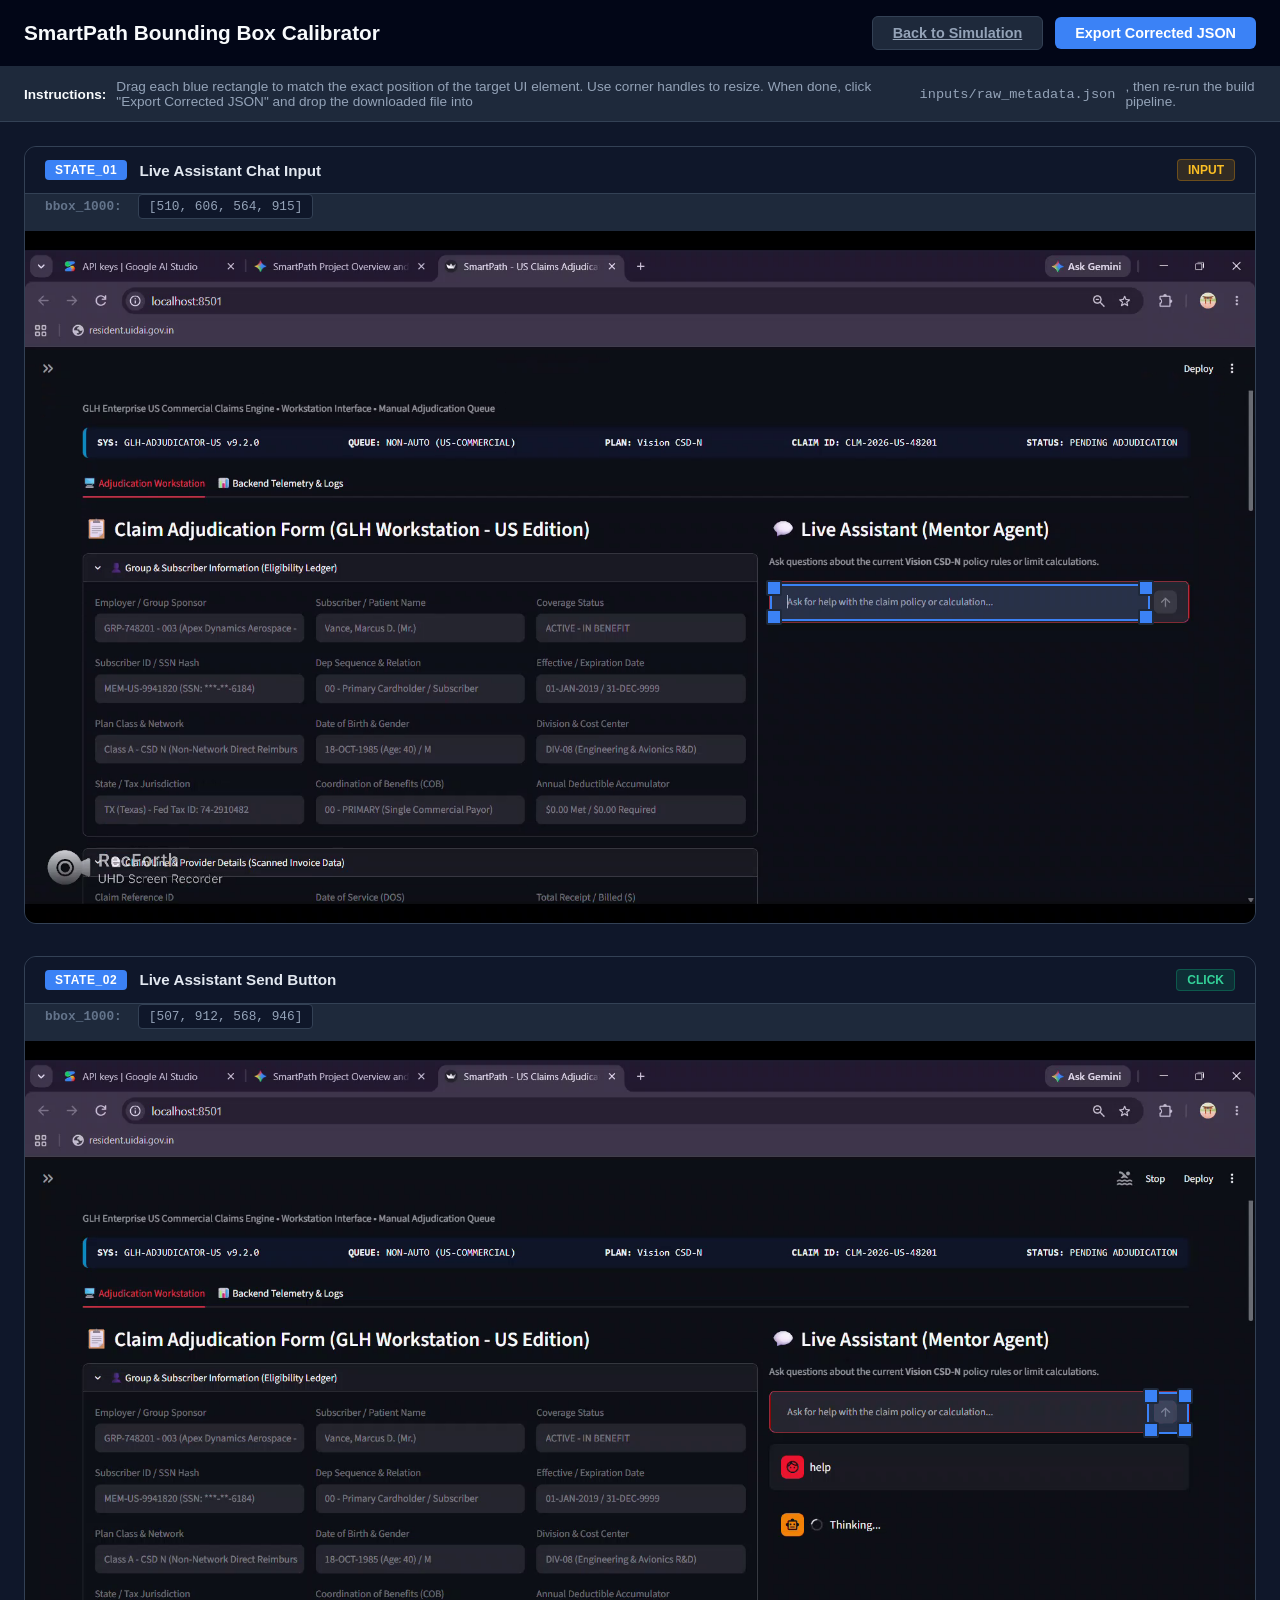
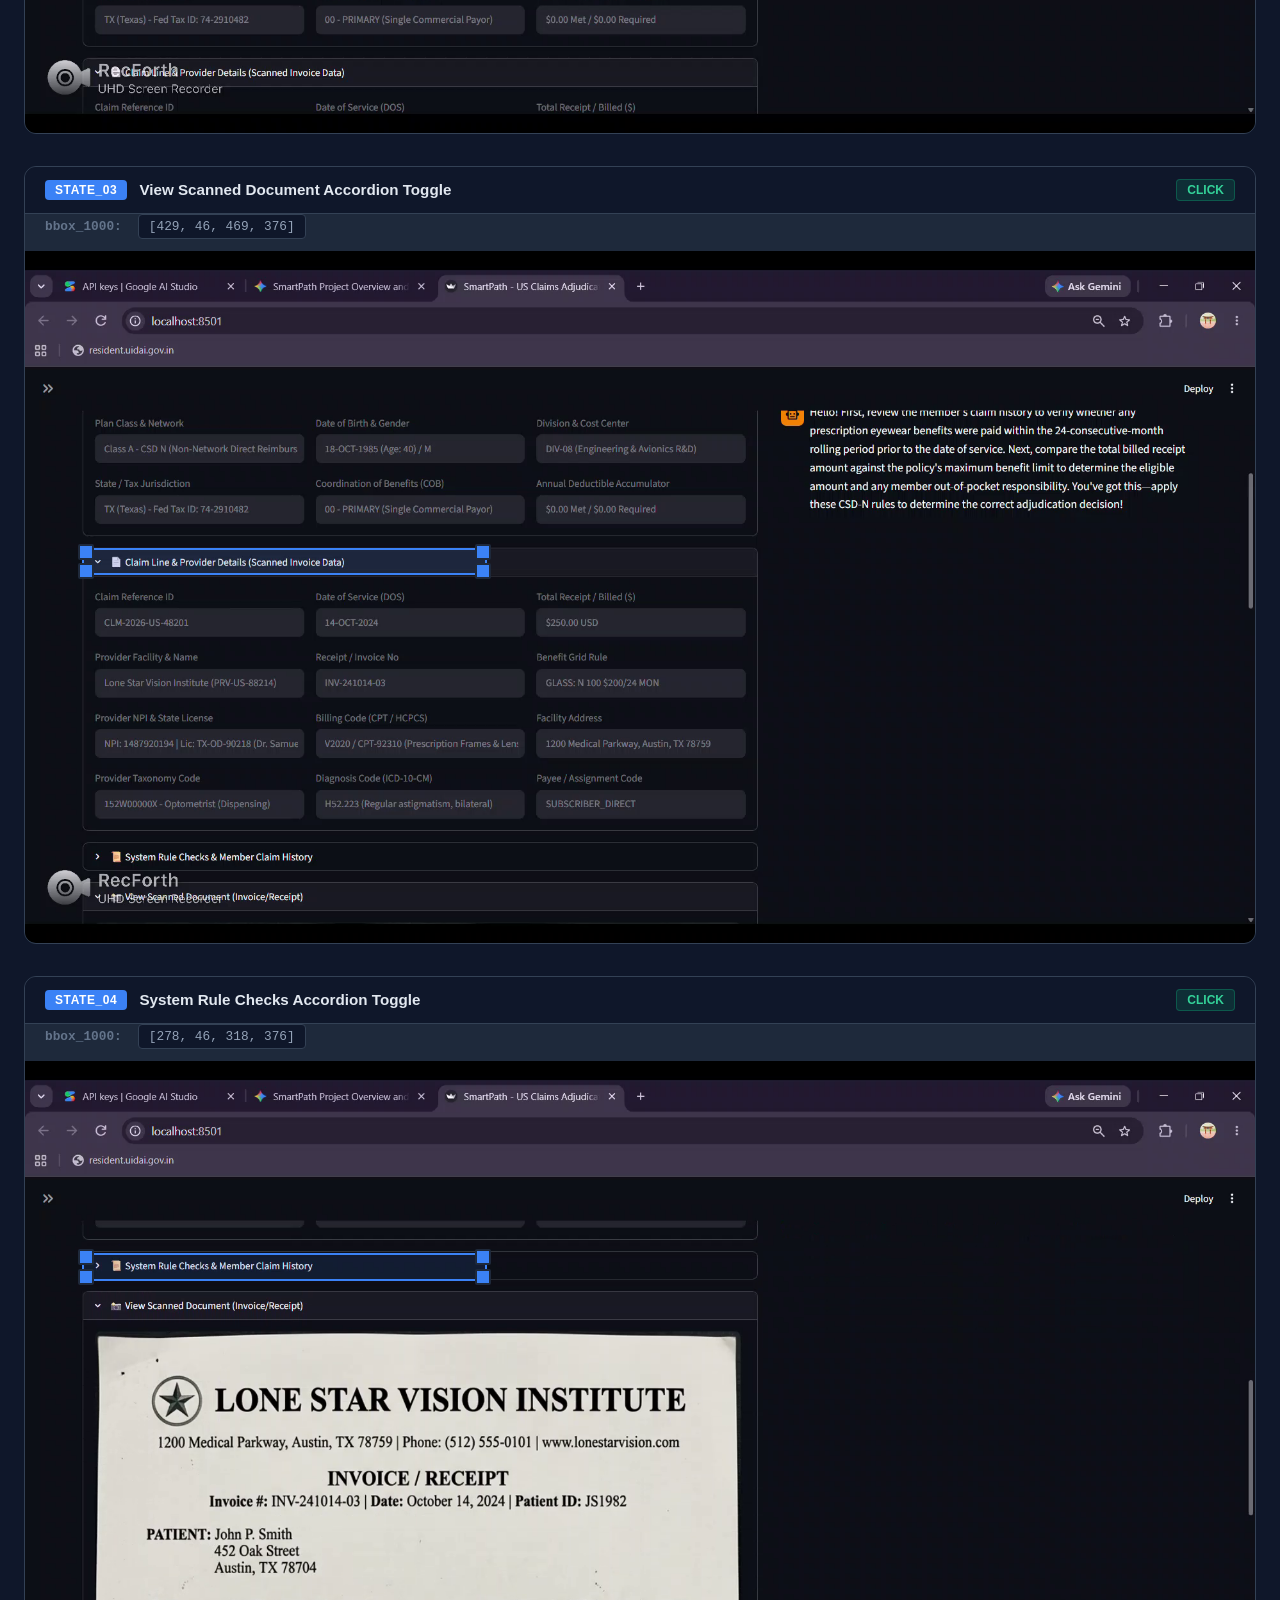
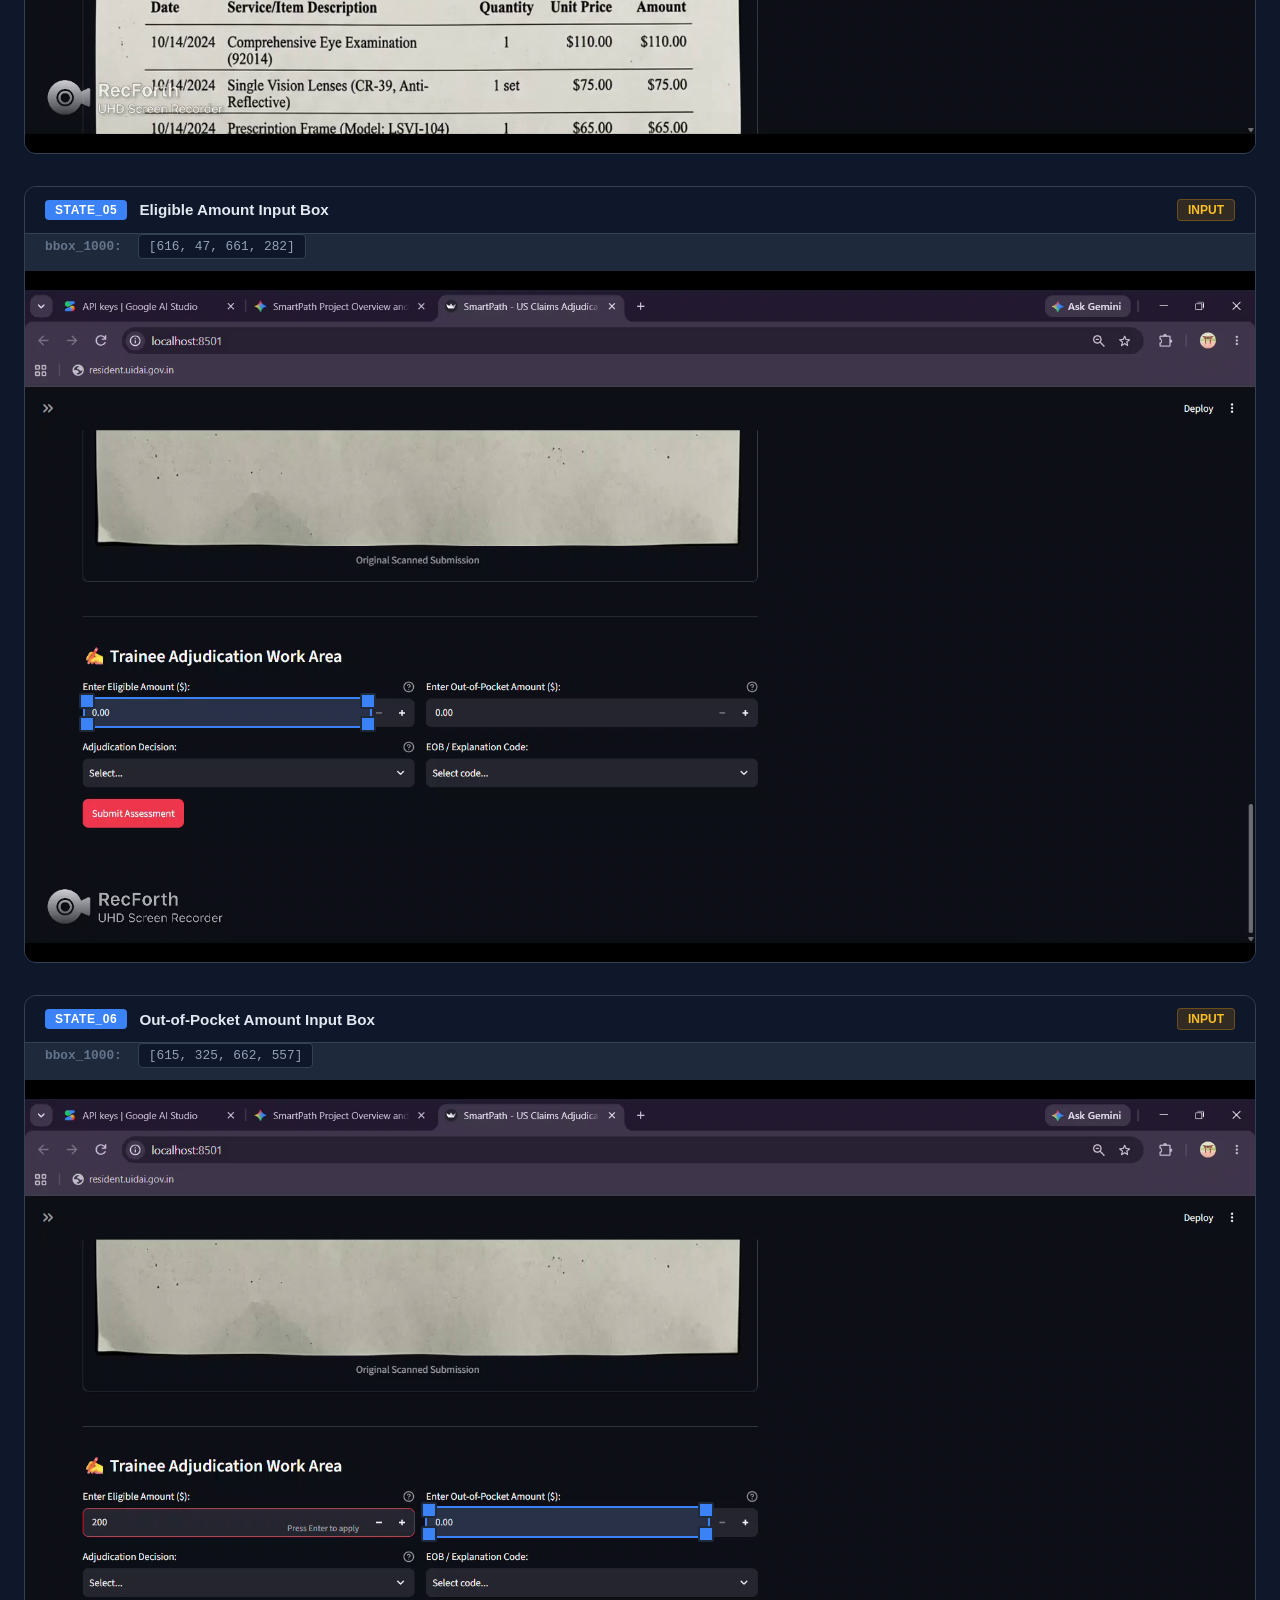
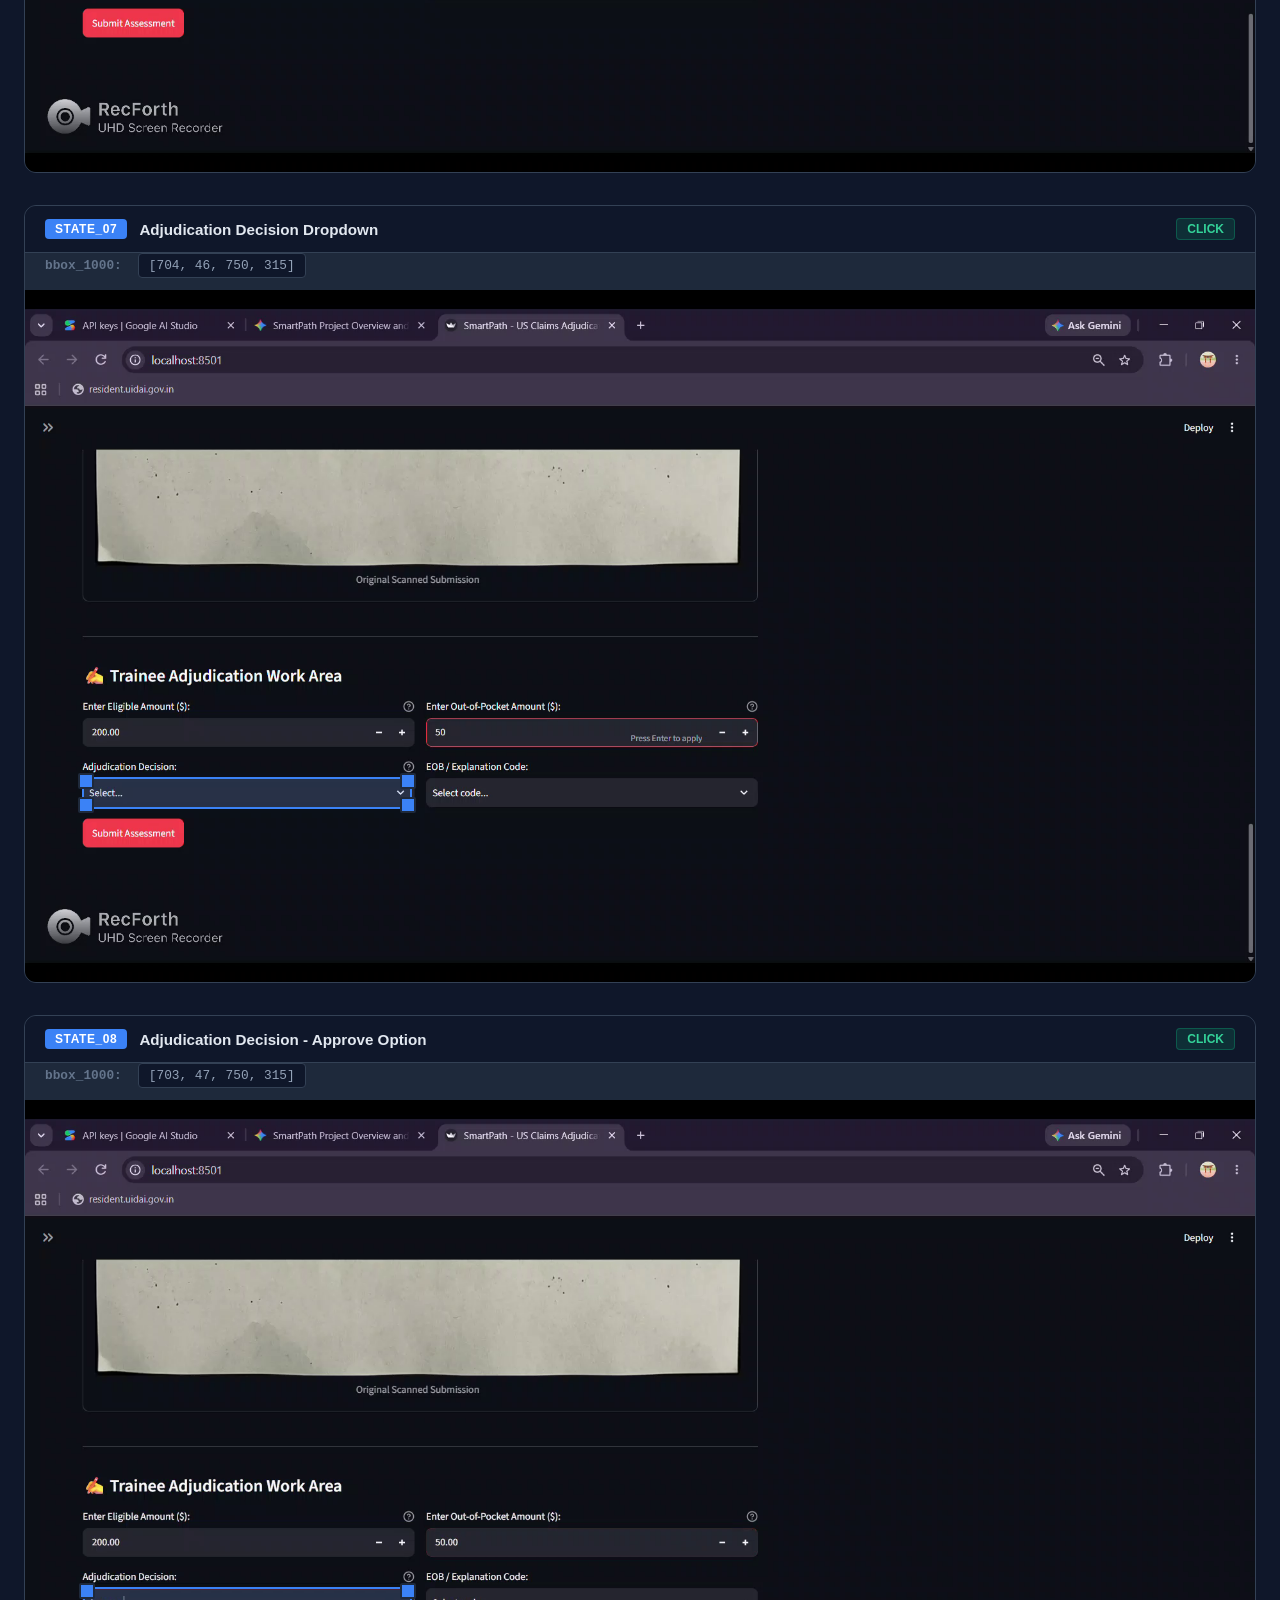
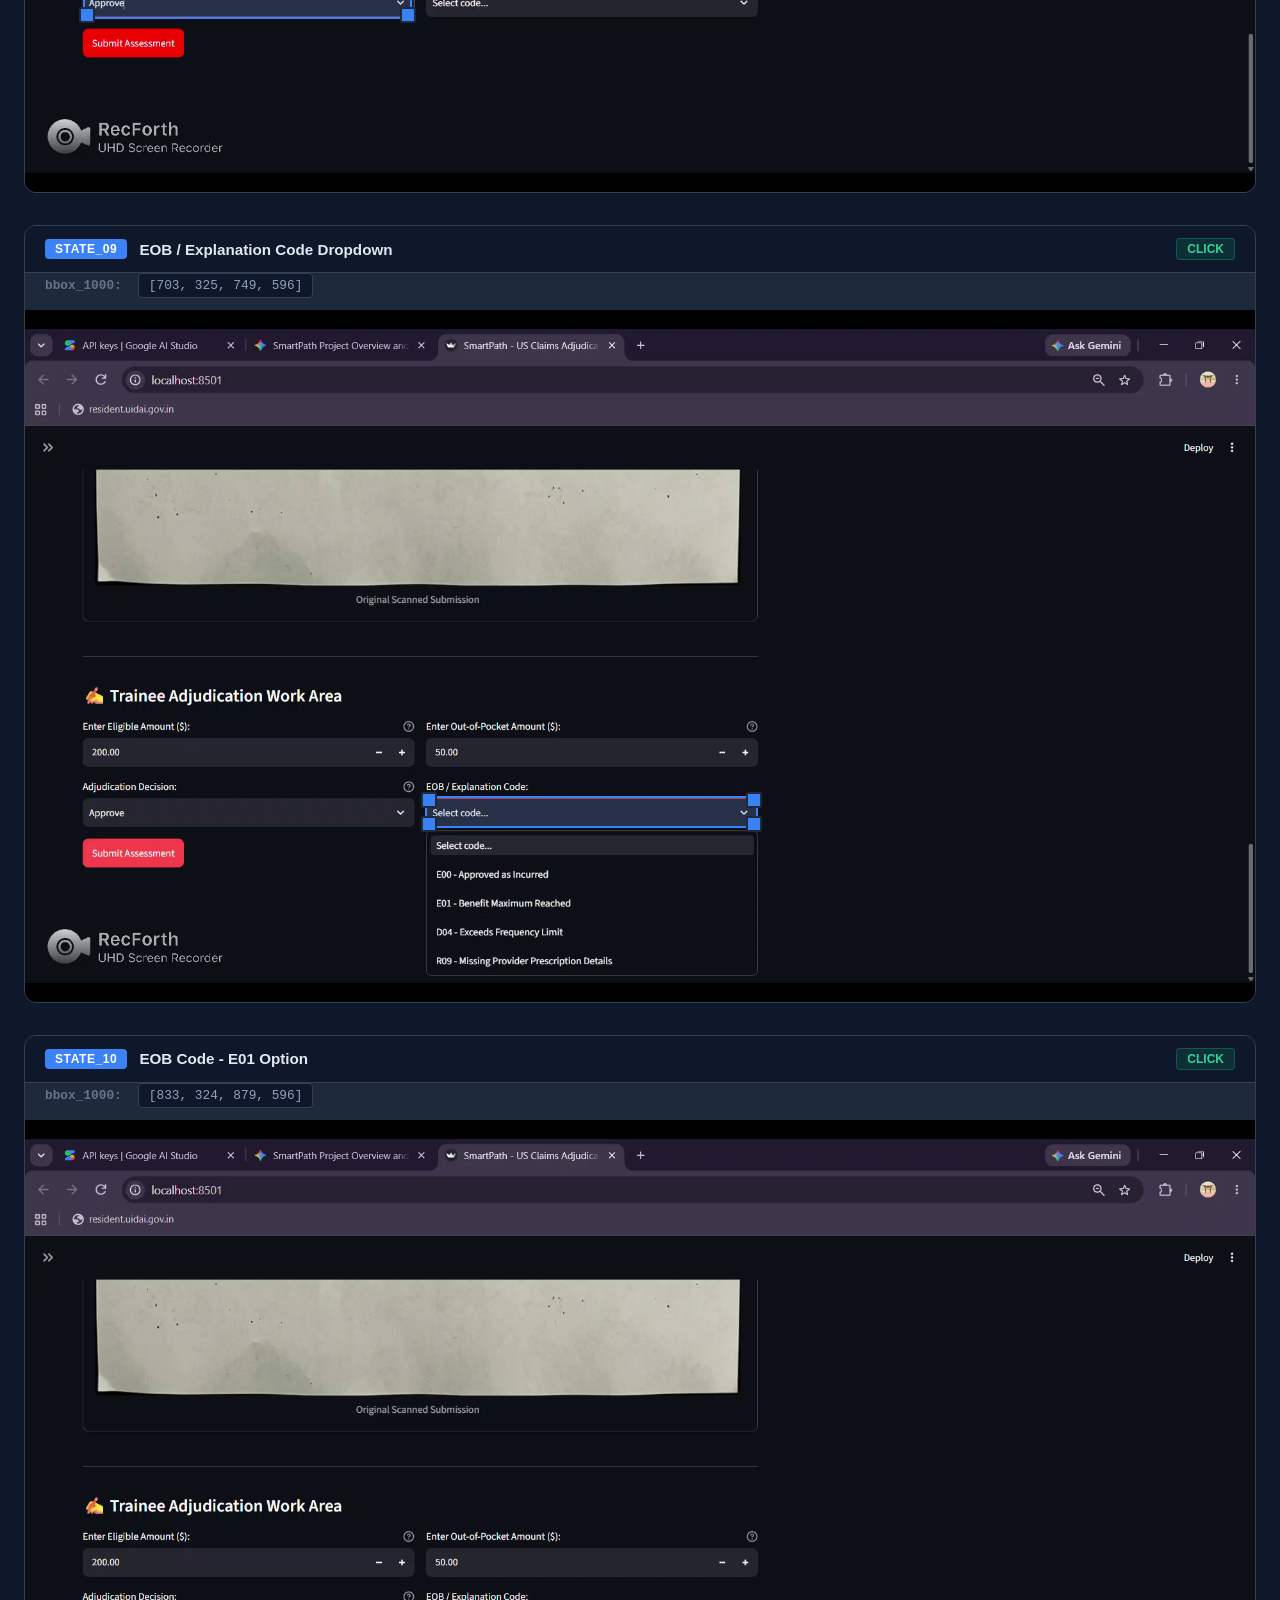
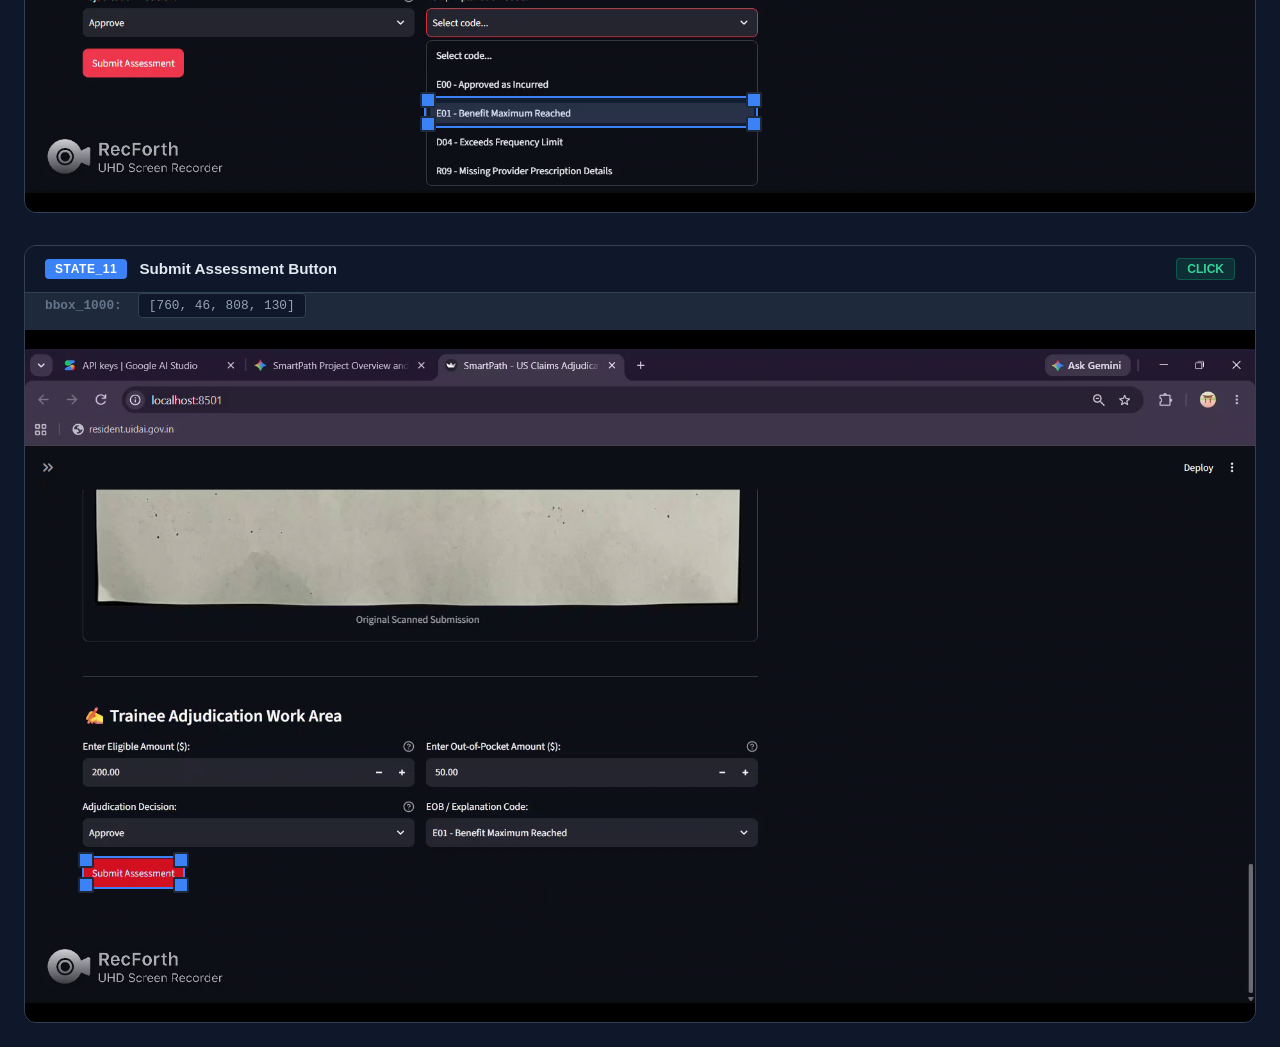
<file: simulation_module/webview/calibrate.html>
<!DOCTYPE html>
<html lang="en">
<head>
    <meta charset="UTF-8">
    <meta name="viewport" content="width=device-width, initial-scale=1.0">
    <title>SmartPath — Bounding Box Calibrator</title>
    <meta name="description" content="Visual calibration tool for adjusting bounding box coordinates on simulation frames.">
    <link rel="stylesheet" href="css/calibrator.css">
</head>
<body class="calibrator-body">
    <header class="cal-header">
        <h1>SmartPath Bounding Box Calibrator</h1>
        <div class="cal-header-actions">
            <a href="index.html" class="cal-btn cal-btn-secondary">Back to Simulation</a>
            <button class="cal-btn cal-btn-primary" onclick="exportWithTimestamps()">Export Corrected JSON</button>
        </div>
    </header>

    <div class="cal-instructions">
        <strong>Instructions:</strong>
        Drag each blue rectangle to match the exact position of the target UI element. Use corner handles to resize. When done, click "Export Corrected JSON" and drop the downloaded file into <code>inputs/raw_metadata.json</code>, then re-run the build pipeline.
    </div>

    <div class="cal-grid" id="cal-grid">
        <!-- Cards are injected by calibrator.js -->
    </div>

    <div class="cal-toast" id="cal-toast"></div>

    <script src="js/calibrator.js"></script>
</body>
</html>
</file>
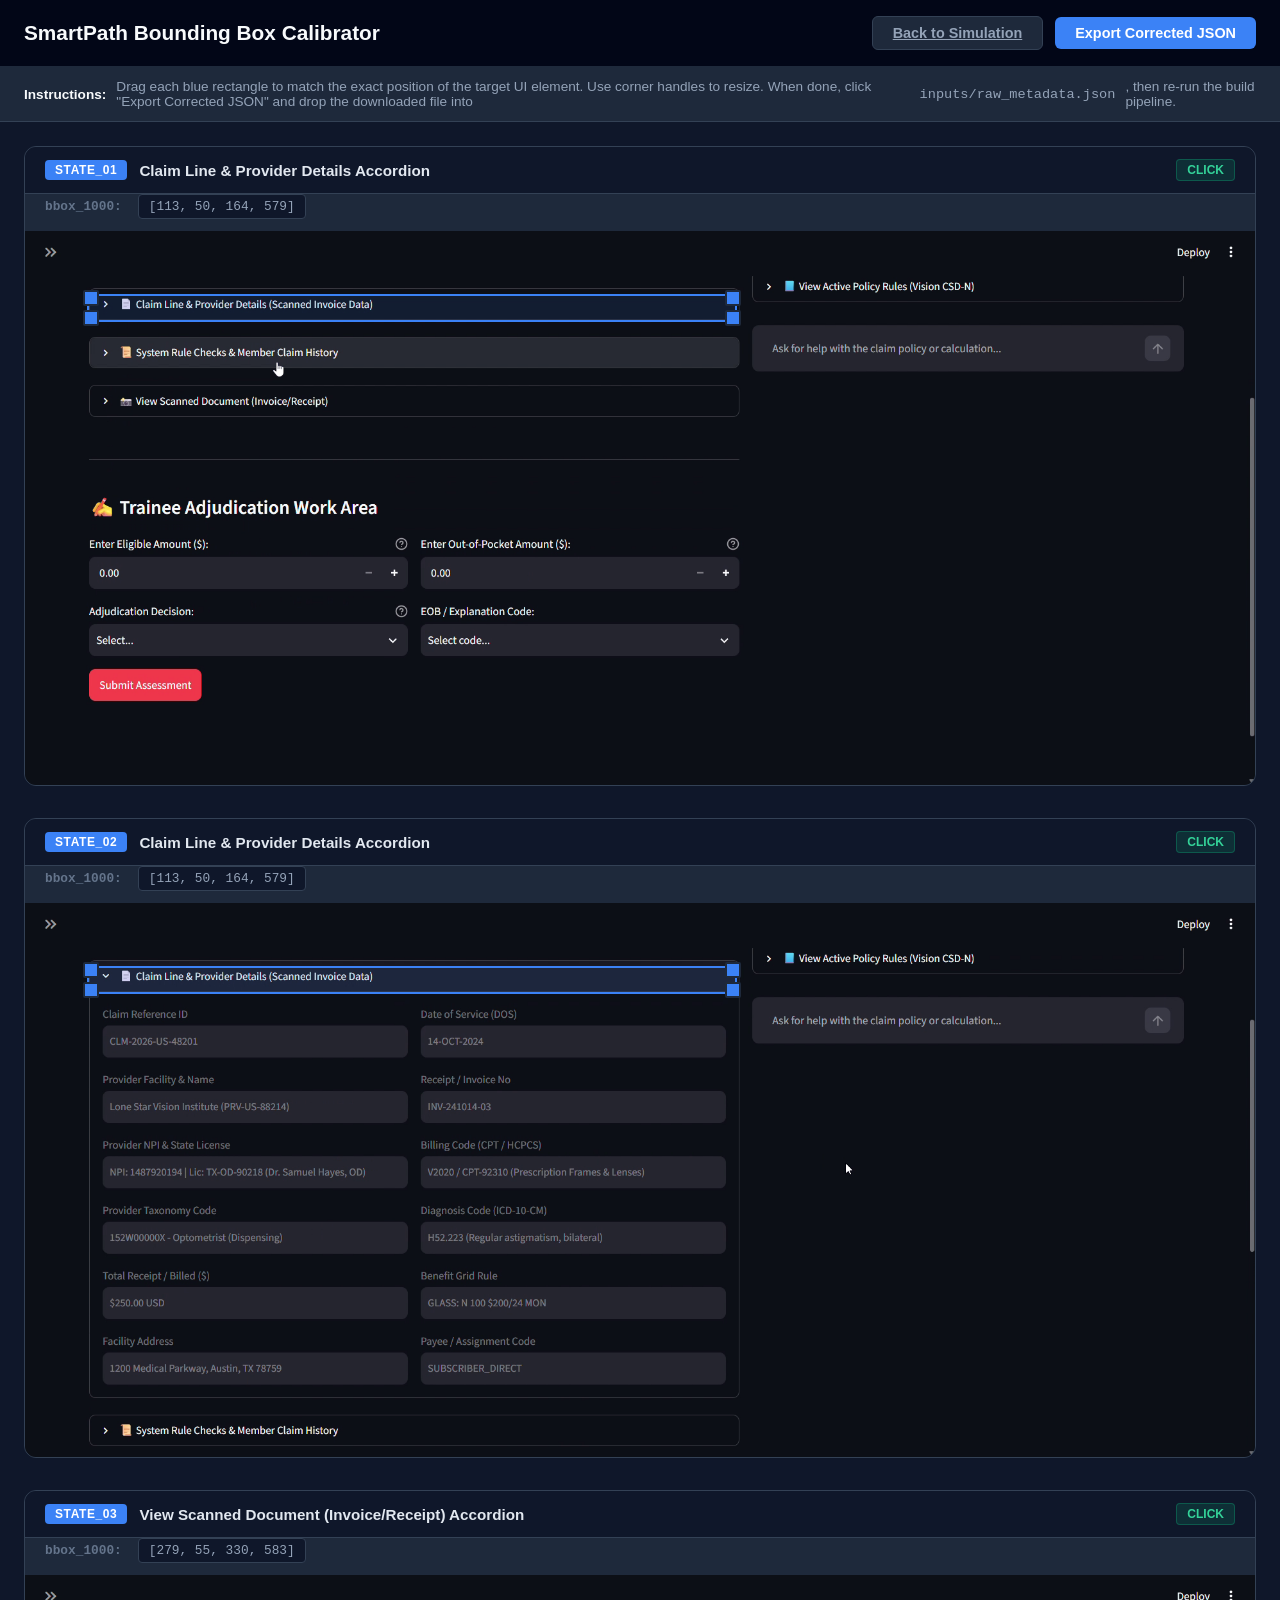
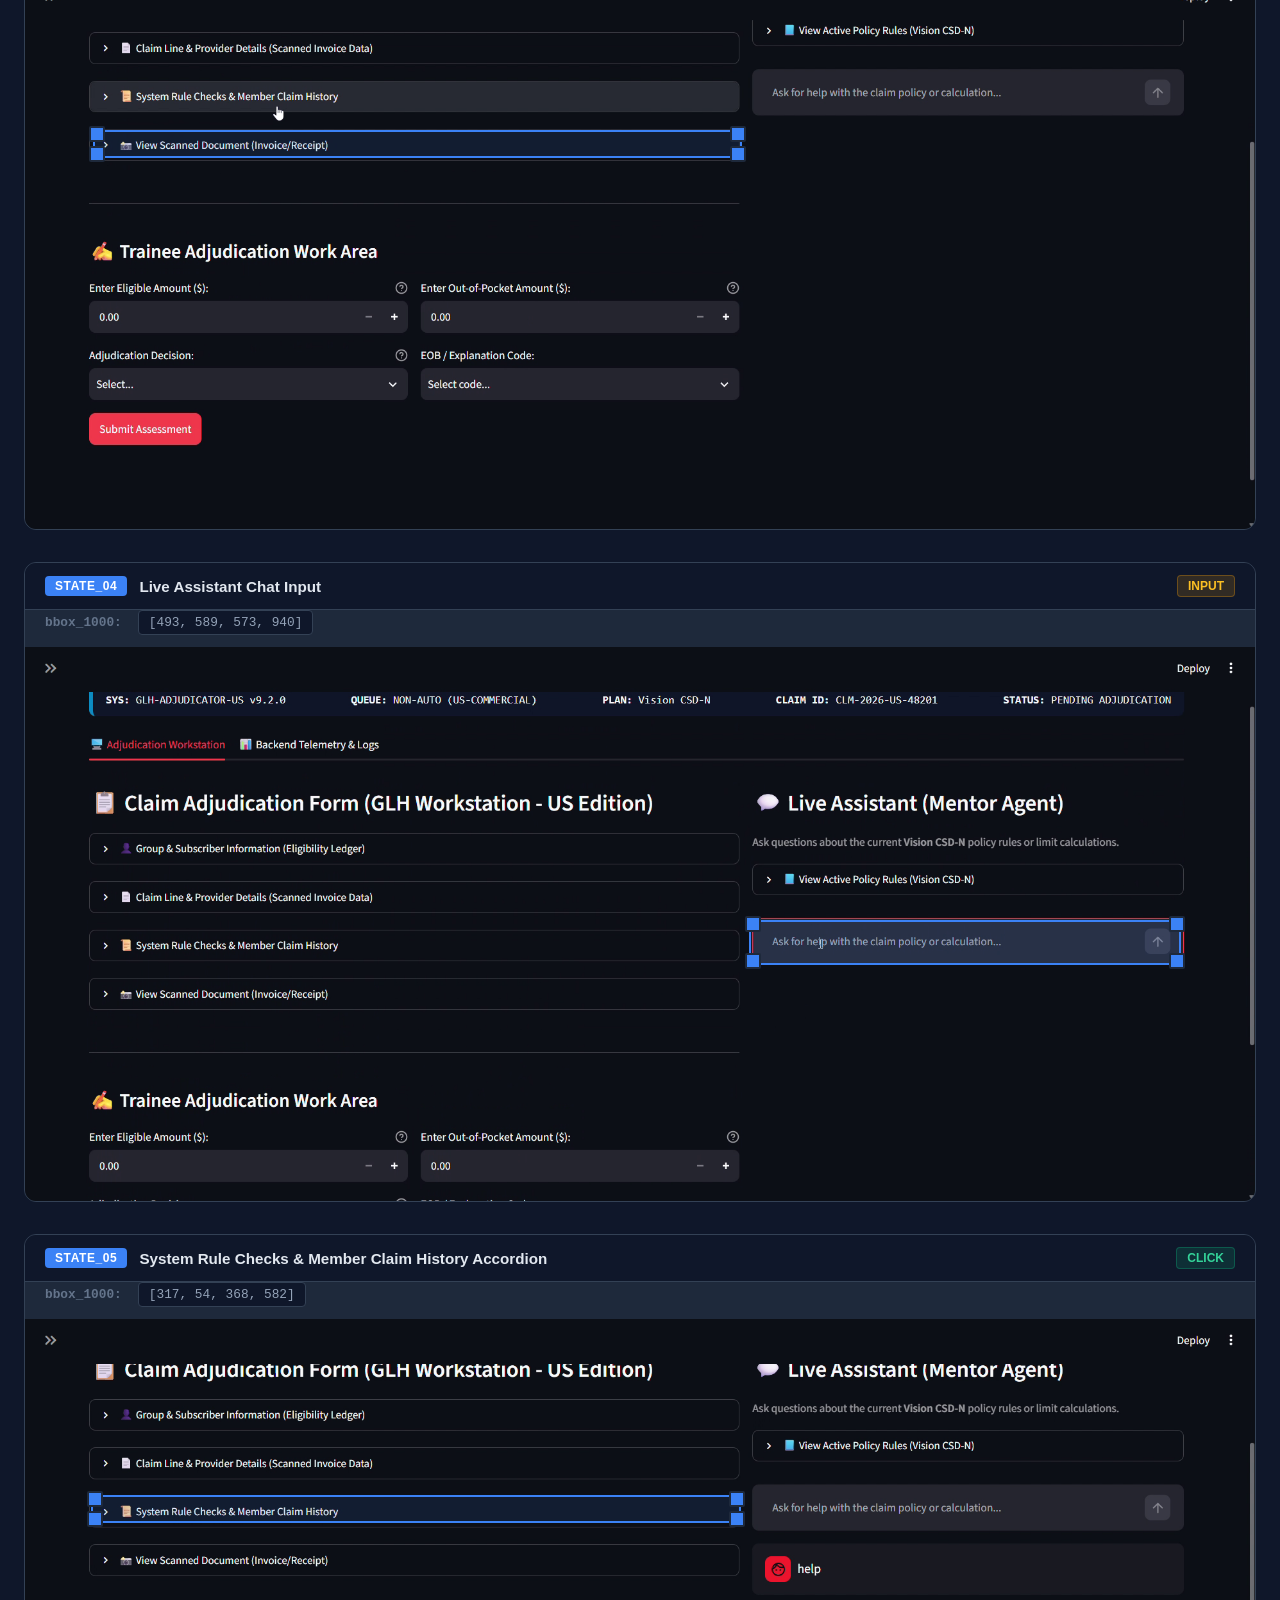
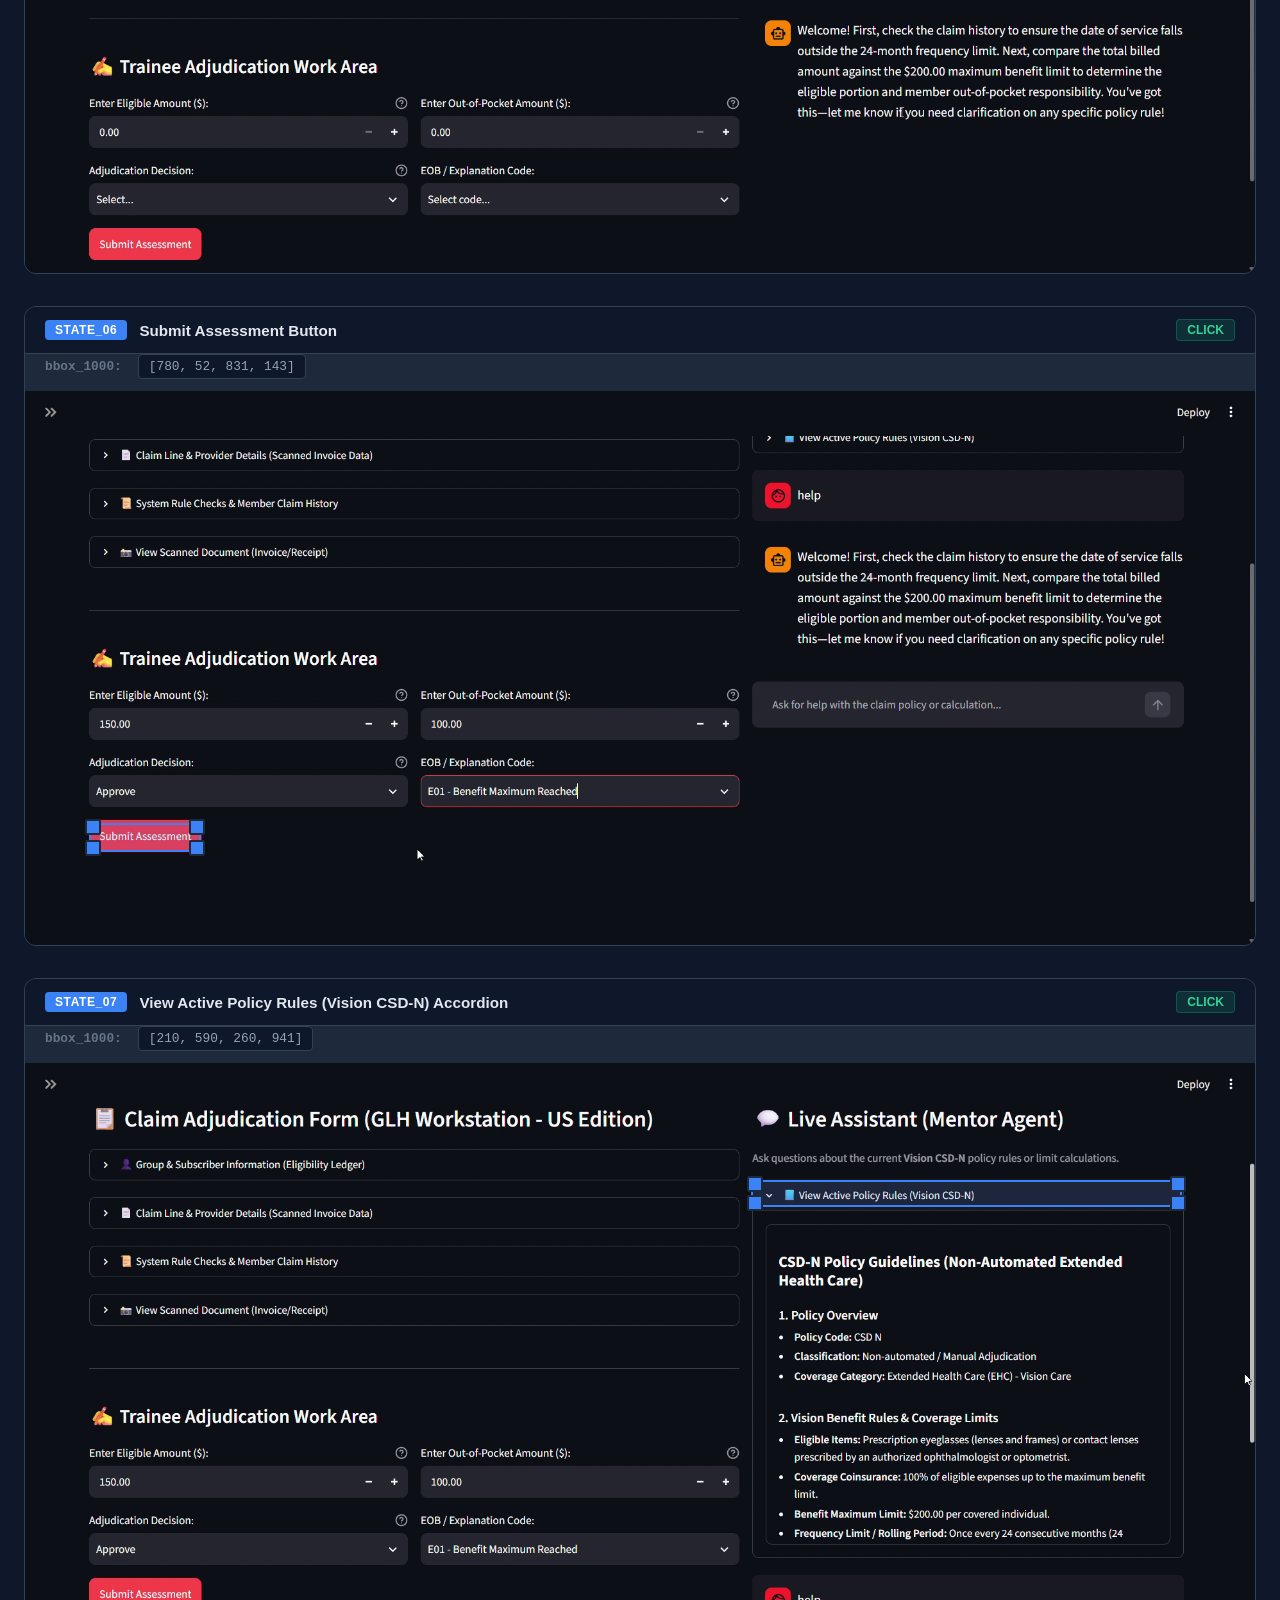
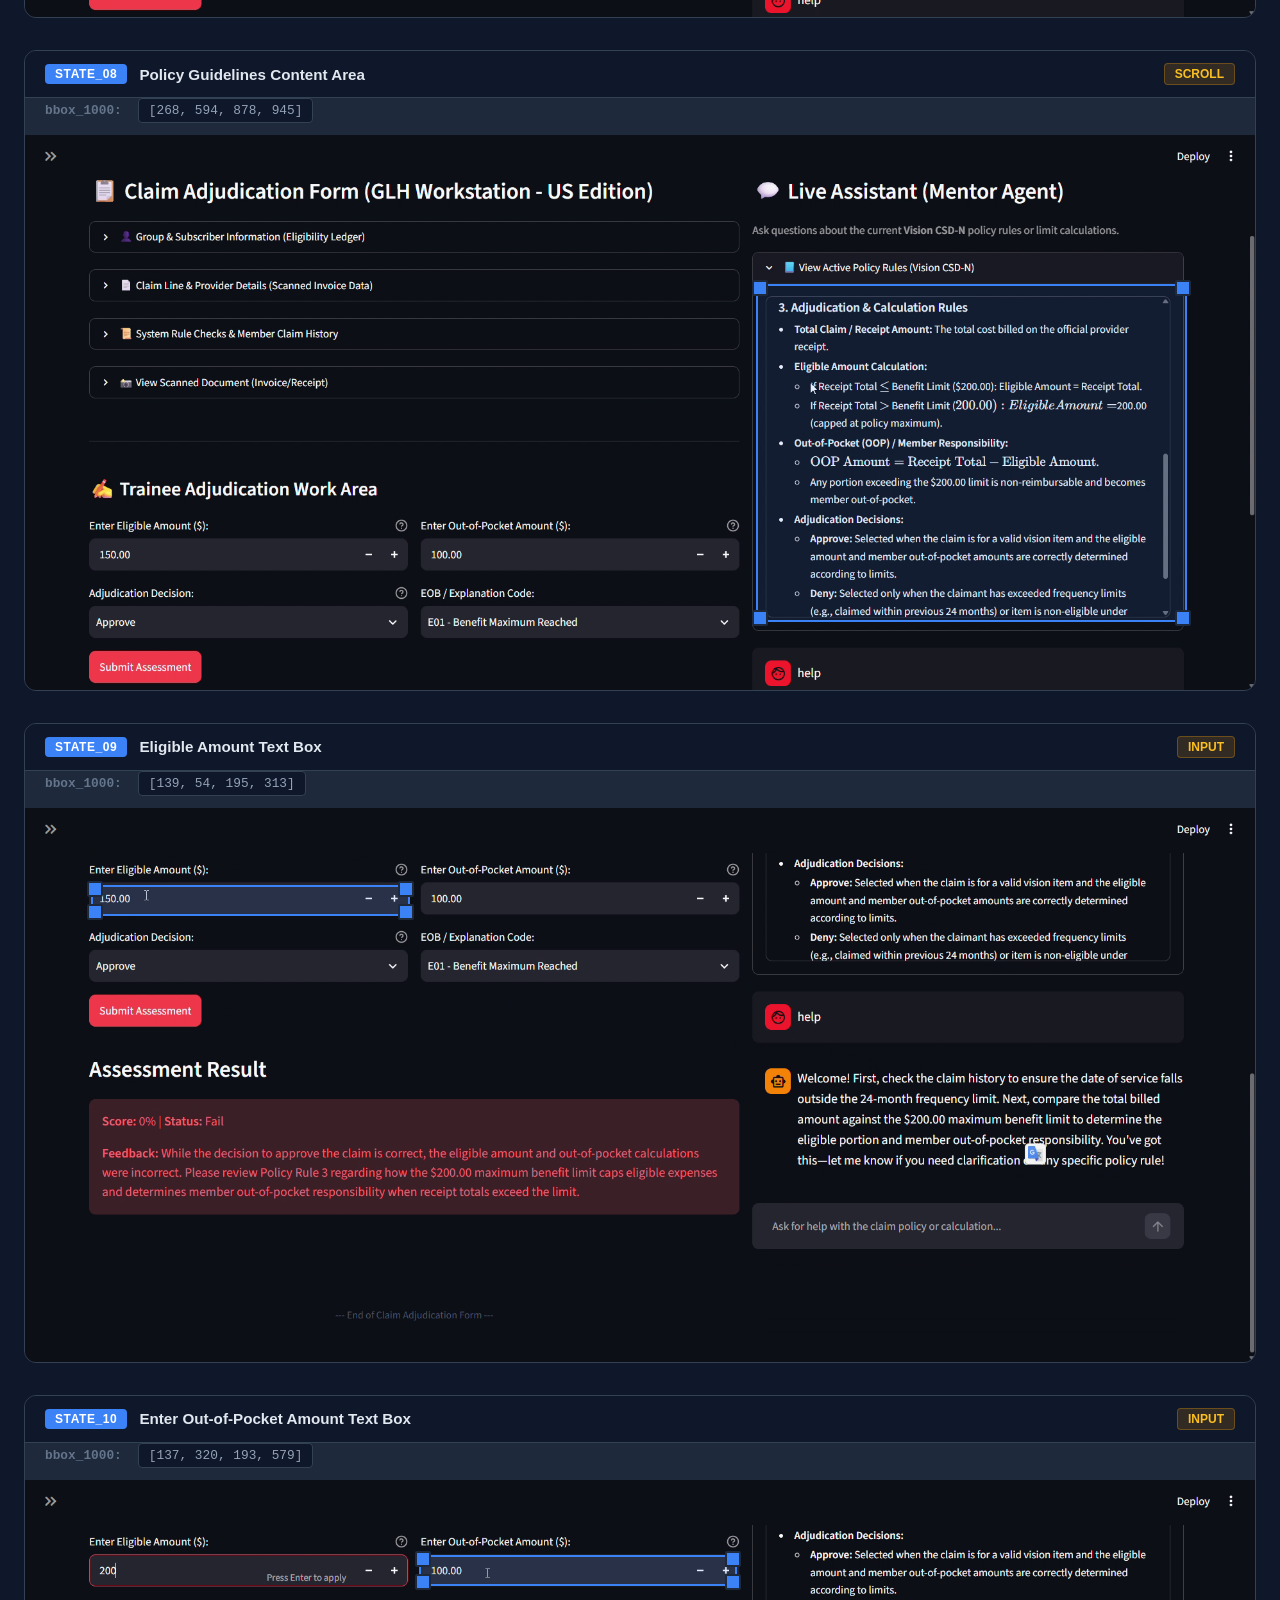
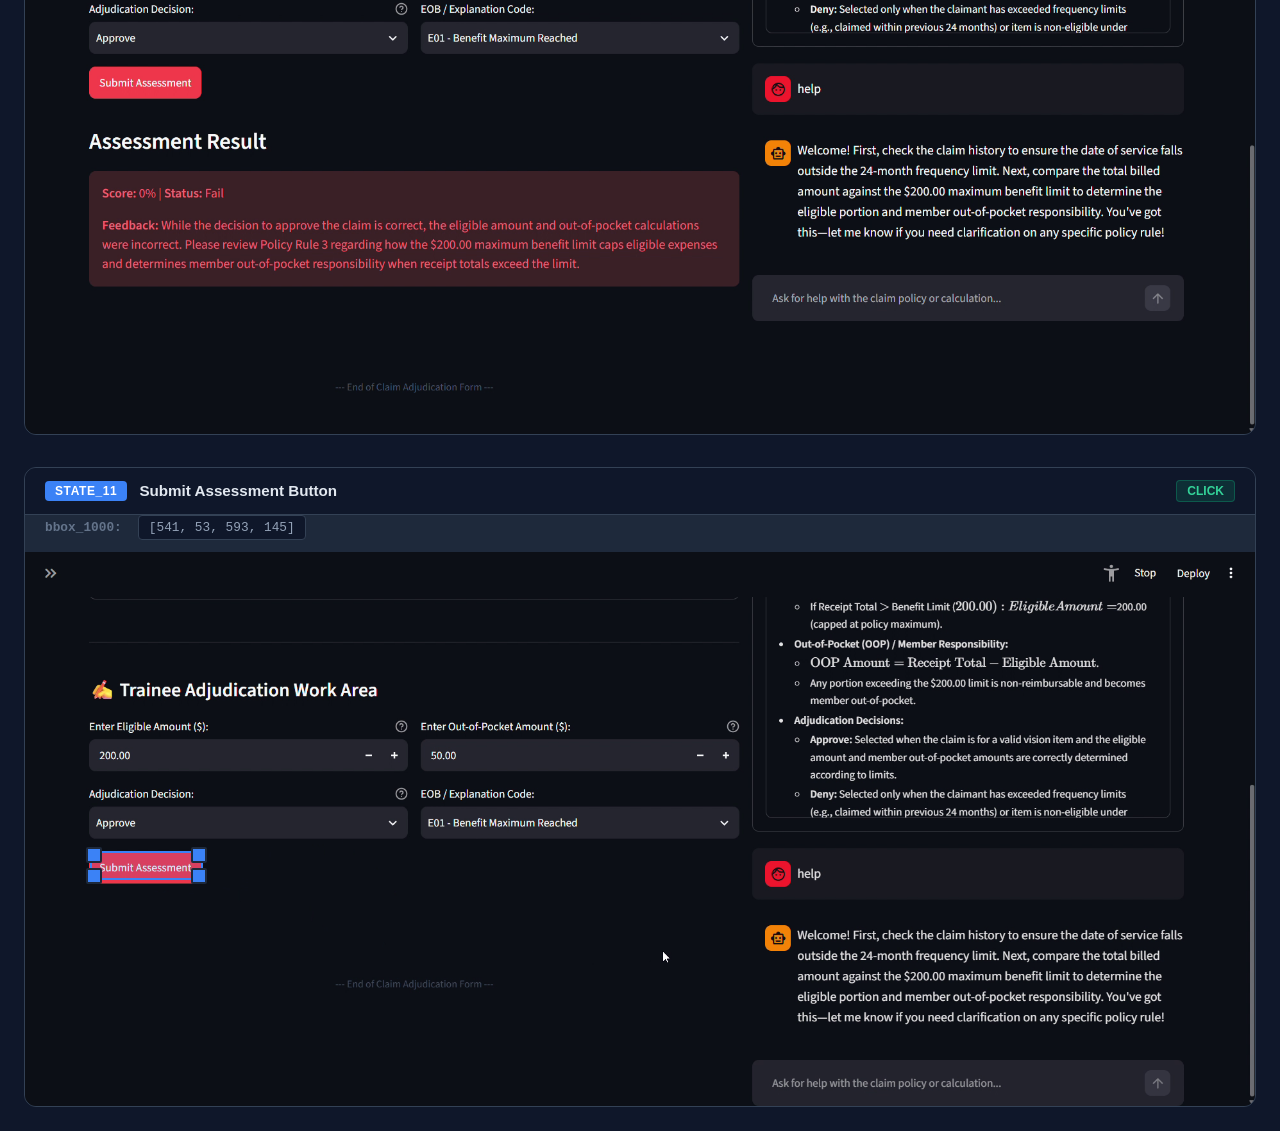
<file: simulation/tools/calibrator/calibrate.html>
<!DOCTYPE html>
<html lang="en">
<head>
    <meta charset="UTF-8">
    <meta name="viewport" content="width=device-width, initial-scale=1.0">
    <title>SmartPath — Bounding Box Calibrator</title>
    <meta name="description" content="Visual calibration tool for adjusting bounding box coordinates on simulation frames.">
    <link rel="stylesheet" href="calibrator.css">
</head>
<body class="calibrator-body">
    <header class="cal-header">
        <h1>SmartPath Bounding Box Calibrator</h1>
        <div class="cal-header-actions">
            <a href="../../webview/index.html" class="cal-btn cal-btn-secondary">Back to Simulation</a>
            <button class="cal-btn cal-btn-primary" onclick="exportWithTimestamps()">Export Corrected JSON</button>
        </div>
    </header>

    <div class="cal-instructions">
        <strong>Instructions:</strong>
        Drag each blue rectangle to match the exact position of the target UI element. Use corner handles to resize. When done, click "Export Corrected JSON" and drop the downloaded file into <code>inputs/raw_metadata.json</code>, then re-run the build pipeline.
    </div>

    <div class="cal-grid" id="cal-grid">
        <!-- Cards are injected by calibrator.js -->
    </div>

    <div class="cal-toast" id="cal-toast"></div>

    <script src="calibrator.js"></script>
</body>
</html>
</file>
<file: simulation_module/webview/css/calibrator.css>
/* ── Calibrator Page Styles ─────────────────────────────────── */

body.calibrator-body {
    font-family: 'Inter', 'Segoe UI', sans-serif;
    margin: 0;
    padding: 0;
    background-color: #0f172a;
    color: #f8fafc;
}

.cal-header {
    background-color: #020617;
    padding: 16px 24px;
    display: flex;
    justify-content: space-between;
    align-items: center;
    border-bottom: 1px solid #1e293b;
    position: sticky;
    top: 0;
    z-index: 100;
}

.cal-header h1 {
    font-size: 1.3rem;
    margin: 0;
    color: #f8fafc;
}

.cal-header-actions {
    display: flex;
    gap: 12px;
    align-items: center;
}

.cal-btn {
    padding: 8px 20px;
    border: none;
    border-radius: 6px;
    font-size: 0.9rem;
    font-weight: 600;
    cursor: pointer;
    transition: all 0.2s;
}

.cal-btn-primary {
    background-color: #3b82f6;
    color: white;
}

.cal-btn-primary:hover {
    background-color: #2563eb;
    box-shadow: 0 0 12px rgba(59, 130, 246, 0.4);
}

.cal-btn-secondary {
    background-color: #1e293b;
    color: #94a3b8;
    border: 1px solid #334155;
}

.cal-btn-secondary:hover {
    background-color: #334155;
    color: #f8fafc;
}

/* Instructions Banner */
.cal-instructions {
    background-color: #1e293b;
    border-bottom: 1px solid #334155;
    padding: 12px 24px;
    font-size: 0.85rem;
    color: #94a3b8;
    display: flex;
    align-items: center;
    gap: 10px;
}

.cal-instructions strong {
    color: #f8fafc;
}

/* State Cards */
.cal-grid {
    padding: 24px;
    display: flex;
    flex-direction: column;
    gap: 32px;
}

.cal-card {
    background-color: #1e293b;
    border-radius: 12px;
    overflow: hidden;
    border: 1px solid #334155;
    transition: border-color 0.2s;
}

.cal-card:hover {
    border-color: #475569;
}

.cal-card-header {
    display: flex;
    justify-content: space-between;
    align-items: center;
    padding: 12px 20px;
    background-color: #0f172a;
    border-bottom: 1px solid #334155;
}

.cal-card-title {
    display: flex;
    align-items: center;
    gap: 12px;
}

.cal-state-badge {
    background-color: #3b82f6;
    color: white;
    padding: 3px 10px;
    border-radius: 4px;
    font-size: 0.75rem;
    font-weight: 700;
    letter-spacing: 0.05em;
}

.cal-element-name {
    font-size: 0.95rem;
    font-weight: 600;
    color: #e2e8f0;
}

.cal-action-badge {
    font-size: 0.75rem;
    padding: 3px 10px;
    border-radius: 4px;
    font-weight: 600;
    text-transform: uppercase;
}

.cal-action-badge.click {
    background-color: rgba(16, 185, 129, 0.15);
    color: #34d399;
    border: 1px solid rgba(16, 185, 129, 0.3);
}

.cal-action-badge.input {
    background-color: rgba(245, 158, 11, 0.15);
    color: #fbbf24;
    border: 1px solid rgba(245, 158, 11, 0.3);
}

/* Coordinate readout */
.cal-coords {
    font-size: 0.8rem;
    color: #94a3b8;
    font-family: 'Consolas', 'Monaco', monospace;
    padding: 0 20px 12px;
    display: flex;
    gap: 16px;
    align-items: center;
}

.cal-coords span {
    background-color: #0f172a;
    padding: 4px 10px;
    border-radius: 4px;
    border: 1px solid #334155;
}

.cal-coords .label {
    background: none;
    border: none;
    padding: 0;
    color: #64748b;
    font-weight: 600;
}

/* Image Container */
.cal-image-wrapper {
    position: relative;
    display: block;
    cursor: crosshair;
    overflow: hidden;
}

.cal-image-wrapper img {
    display: block;
    width: 100%;
    height: auto;
    user-select: none;
    -webkit-user-drag: none;
    pointer-events: none;
}

/* Draggable Overlay */
.cal-overlay {
    position: absolute;
    border: 2px solid #3b82f6;
    background: rgba(59, 130, 246, 0.12);
    cursor: move;
    z-index: 10;
    box-sizing: border-box;
    transition: box-shadow 0.15s;
}

.cal-overlay:hover {
    box-shadow: 0 0 16px rgba(59, 130, 246, 0.4);
}

.cal-overlay.dragging {
    border-color: #60a5fa;
    background: rgba(59, 130, 246, 0.2);
    box-shadow: 0 0 20px rgba(59, 130, 246, 0.5);
}

/* Resize handles (corners) */
.cal-handle {
    position: absolute;
    width: 12px;
    height: 12px;
    background-color: #3b82f6;
    border: 2px solid #1e293b;
    border-radius: 2px;
    z-index: 11;
}

.cal-handle-nw { top: -6px; left: -6px; cursor: nw-resize; }
.cal-handle-ne { top: -6px; right: -6px; cursor: ne-resize; }
.cal-handle-sw { bottom: -6px; left: -6px; cursor: sw-resize; }
.cal-handle-se { bottom: -6px; right: -6px; cursor: se-resize; }

/* Toast notification */
.cal-toast {
    position: fixed;
    bottom: 24px;
    right: 24px;
    background-color: #166534;
    color: #dcfce7;
    padding: 14px 24px;
    border-radius: 8px;
    font-weight: 600;
    box-shadow: 0 10px 30px rgba(0, 0, 0, 0.4);
    z-index: 1000;
    opacity: 0;
    transform: translateY(10px);
    transition: opacity 0.3s, transform 0.3s;
    pointer-events: none;
}

.cal-toast.visible {
    opacity: 1;
    transform: translateY(0);
}
</file>
<file: simulation/tools/calibrator/calibrator.css>
/* ── Calibrator Page Styles ─────────────────────────────────── */

body.calibrator-body {
    font-family: 'Inter', 'Segoe UI', sans-serif;
    margin: 0;
    padding: 0;
    background-color: #0f172a;
    color: #f8fafc;
}

.cal-header {
    background-color: #020617;
    padding: 16px 24px;
    display: flex;
    justify-content: space-between;
    align-items: center;
    border-bottom: 1px solid #1e293b;
    position: sticky;
    top: 0;
    z-index: 100;
}

.cal-header h1 {
    font-size: 1.3rem;
    margin: 0;
    color: #f8fafc;
}

.cal-header-actions {
    display: flex;
    gap: 12px;
    align-items: center;
}

.cal-btn {
    padding: 8px 20px;
    border: none;
    border-radius: 6px;
    font-size: 0.9rem;
    font-weight: 600;
    cursor: pointer;
    transition: all 0.2s;
}

.cal-btn-primary {
    background-color: #3b82f6;
    color: white;
}

.cal-btn-primary:hover {
    background-color: #2563eb;
    box-shadow: 0 0 12px rgba(59, 130, 246, 0.4);
}

.cal-btn-secondary {
    background-color: #1e293b;
    color: #94a3b8;
    border: 1px solid #334155;
}

.cal-btn-secondary:hover {
    background-color: #334155;
    color: #f8fafc;
}

/* Instructions Banner */
.cal-instructions {
    background-color: #1e293b;
    border-bottom: 1px solid #334155;
    padding: 12px 24px;
    font-size: 0.85rem;
    color: #94a3b8;
    display: flex;
    align-items: center;
    gap: 10px;
}

.cal-instructions strong {
    color: #f8fafc;
}

/* State Cards */
.cal-grid {
    padding: 24px;
    display: flex;
    flex-direction: column;
    gap: 32px;
}

.cal-card {
    background-color: #1e293b;
    border-radius: 12px;
    overflow: hidden;
    border: 1px solid #334155;
    transition: border-color 0.2s;
}

.cal-card:hover {
    border-color: #475569;
}

.cal-card-header {
    display: flex;
    justify-content: space-between;
    align-items: center;
    padding: 12px 20px;
    background-color: #0f172a;
    border-bottom: 1px solid #334155;
}

.cal-card-title {
    display: flex;
    align-items: center;
    gap: 12px;
}

.cal-state-badge {
    background-color: #3b82f6;
    color: white;
    padding: 3px 10px;
    border-radius: 4px;
    font-size: 0.75rem;
    font-weight: 700;
    letter-spacing: 0.05em;
}

.cal-element-name {
    font-size: 0.95rem;
    font-weight: 600;
    color: #e2e8f0;
}

.cal-action-badge {
    font-size: 0.75rem;
    padding: 3px 10px;
    border-radius: 4px;
    font-weight: 600;
    text-transform: uppercase;
}

.cal-action-badge.click {
    background-color: rgba(16, 185, 129, 0.15);
    color: #34d399;
    border: 1px solid rgba(16, 185, 129, 0.3);
}

.cal-action-badge.input {
    background-color: rgba(245, 158, 11, 0.15);
    color: #fbbf24;
    border: 1px solid rgba(245, 158, 11, 0.3);
}

/* Coordinate readout */
.cal-coords {
    font-size: 0.8rem;
    color: #94a3b8;
    font-family: 'Consolas', 'Monaco', monospace;
    padding: 0 20px 12px;
    display: flex;
    gap: 16px;
    align-items: center;
}

.cal-coords span {
    background-color: #0f172a;
    padding: 4px 10px;
    border-radius: 4px;
    border: 1px solid #334155;
}

.cal-coords .label {
    background: none;
    border: none;
    padding: 0;
    color: #64748b;
    font-weight: 600;
}

/* Image Container */
.cal-image-wrapper {
    position: relative;
    display: block;
    cursor: crosshair;
    overflow: hidden;
}

.cal-image-wrapper img {
    display: block;
    width: 100%;
    height: auto;
    user-select: none;
    -webkit-user-drag: none;
    pointer-events: none;
}

/* Draggable Overlay */
.cal-overlay {
    position: absolute;
    border: 2px solid #3b82f6;
    background: rgba(59, 130, 246, 0.12);
    cursor: move;
    z-index: 10;
    box-sizing: border-box;
    transition: box-shadow 0.15s;
}

.cal-overlay:hover {
    box-shadow: 0 0 16px rgba(59, 130, 246, 0.4);
}

.cal-overlay.dragging {
    border-color: #60a5fa;
    background: rgba(59, 130, 246, 0.2);
    box-shadow: 0 0 20px rgba(59, 130, 246, 0.5);
}

/* Resize handles (corners) */
.cal-handle {
    position: absolute;
    width: 12px;
    height: 12px;
    background-color: #3b82f6;
    border: 2px solid #1e293b;
    border-radius: 2px;
    z-index: 11;
}

.cal-handle-nw { top: -6px; left: -6px; cursor: nw-resize; }
.cal-handle-ne { top: -6px; right: -6px; cursor: ne-resize; }
.cal-handle-sw { bottom: -6px; left: -6px; cursor: sw-resize; }
.cal-handle-se { bottom: -6px; right: -6px; cursor: se-resize; }

/* Toast notification */
.cal-toast {
    position: fixed;
    bottom: 24px;
    right: 24px;
    background-color: #166534;
    color: #dcfce7;
    padding: 14px 24px;
    border-radius: 8px;
    font-weight: 600;
    box-shadow: 0 10px 30px rgba(0, 0, 0, 0.4);
    z-index: 1000;
    opacity: 0;
    transform: translateY(10px);
    transition: opacity 0.3s, transform 0.3s;
    pointer-events: none;
}

.cal-toast.visible {
    opacity: 1;
    transform: translateY(0);
}
</file>
